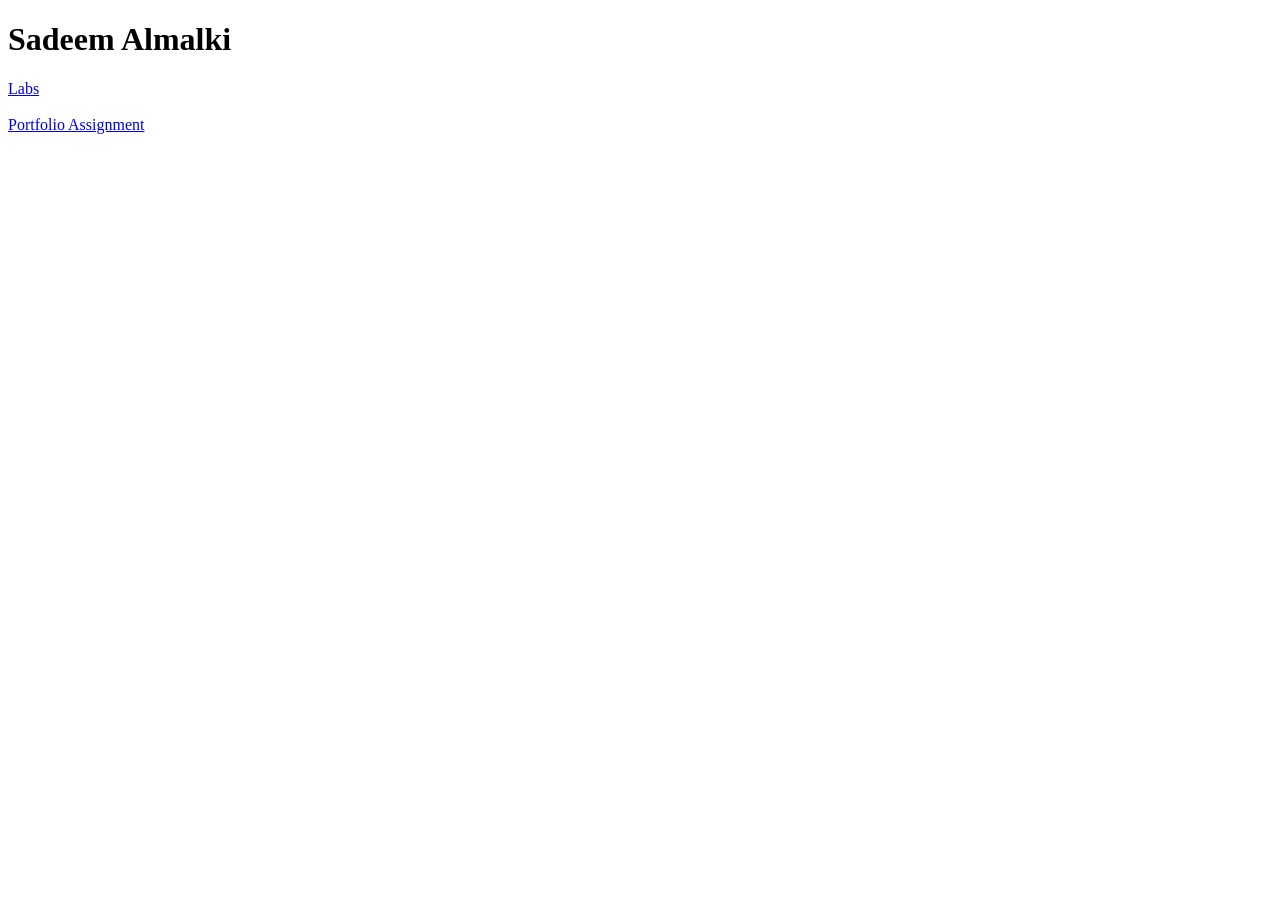
<file: index.html>
<!DOCTYPE html>
<html lang="en">
<head>
    <meta charset="UTF-8">
    <meta name="viewport" content="width=device-width, initial-scale=1.0">
    <title>CPIT-405</title>
</head>
<body>
    <h1>Sadeem Almalki</h1>
     <a href="labs/lab.html">Labs</a>
     <br></br>
     <a href="2307152/index.html">Portfolio Assignment</a>

</body>
</html>
</file>
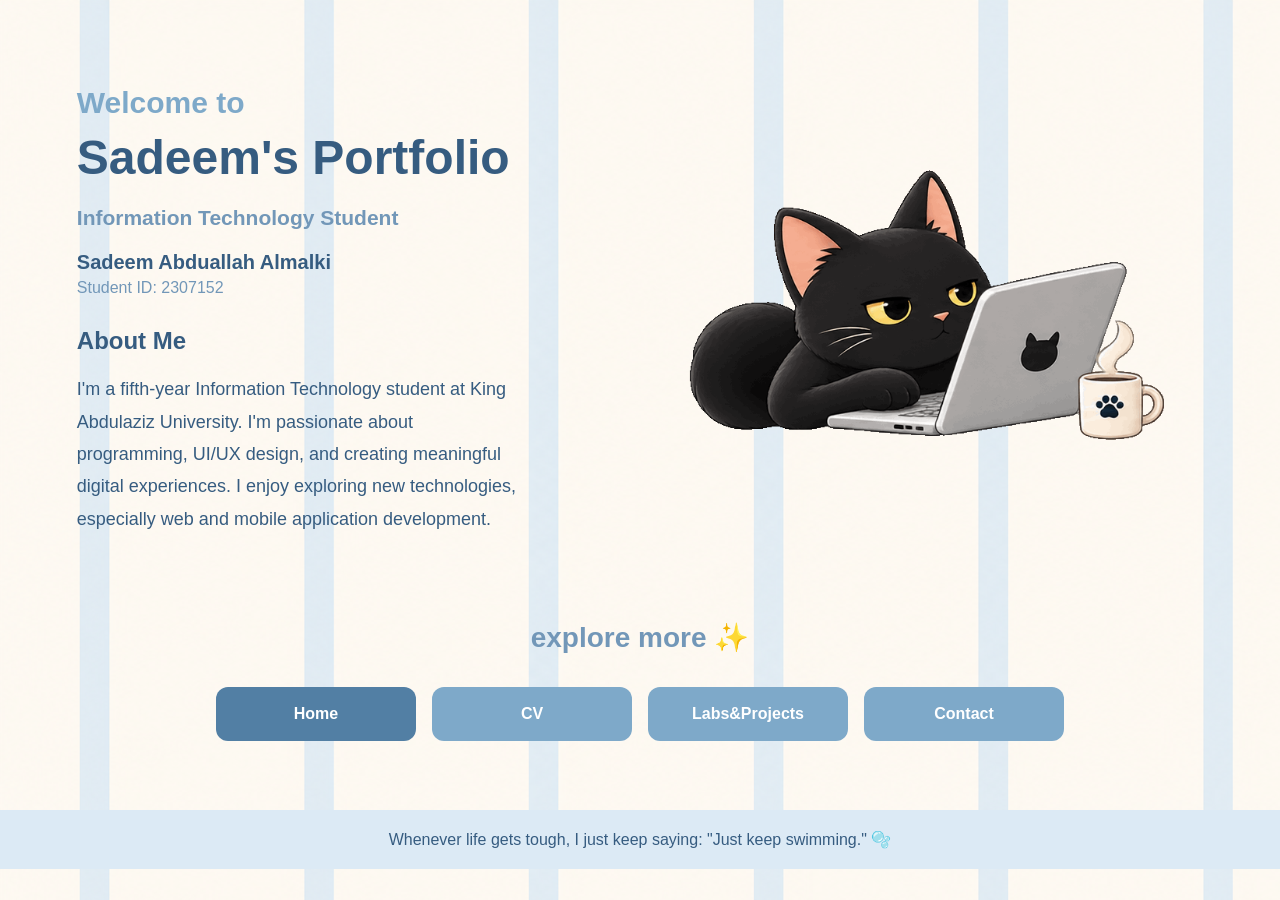
<file: 2307152/index.html>
<!DOCTYPE html>
<html lang="en">

<head>
    <meta charset="UTF-8">
    <meta name="viewport" content="width=device-width, initial-scale=1.0">

    <!-- Page Title -->
    <title>Home | Sadeem's Portfolio</title>

    <!-- External CSS File -->
    <link rel="stylesheet" href="style.css">
</head>

<body>

    <main class="home-page">

        <!-- Animated Cat Image -->
        <div class="welcome-image">
            <img src="images/cat-laptop.gif"
                 alt="Black cat using a laptop">
        </div>

        <!-- Welcome and About Me -->
        <section class="welcome-text">

            <h2>Welcome to</h2>

            <h1>Sadeem's Portfolio</h1>

            <h3>Information Technology Student</h3>

            <!-- Student Information -->
            <p class="student-name">
                Sadeem Abduallah Almalki
            </p>

            <p class="student-id">
                Student ID: 2307152
            </p>

            <!-- About Me -->
            <h3 class="about-title">About Me</h3>

            <p class="about-description">
                I'm a fifth-year Information Technology
                student at King Abdulaziz University.
                I'm passionate about programming,
                UI/UX design, and creating meaningful
                digital experiences. I enjoy exploring
                new technologies, especially web and
                mobile application development.
            </p>

        </section>

        <!-- explore More Section -->
        <section class="explore-section">

            <h2>explore more ✨</h2>

            <!-- page navigation buttons -->
            <nav class="home-navigation">

                <a href="index.html"
                   class="home-link current">Home</a>

                <a href="cv.html"
                   class="home-link">CV</a>

                <a href="labs.html"
                   class="home-link">Labs&Projects</a>

                <a href="contact.html"
                   class="home-link">Contact</a>

            </nav>

        </section>

    </main>

    <!-- Footer  -->
    <footer class="site-footer">
        <p>Whenever life gets tough, I just keep saying: "Just keep swimming." 🫧</p>
    </footer>


</body>
</html>
</file>
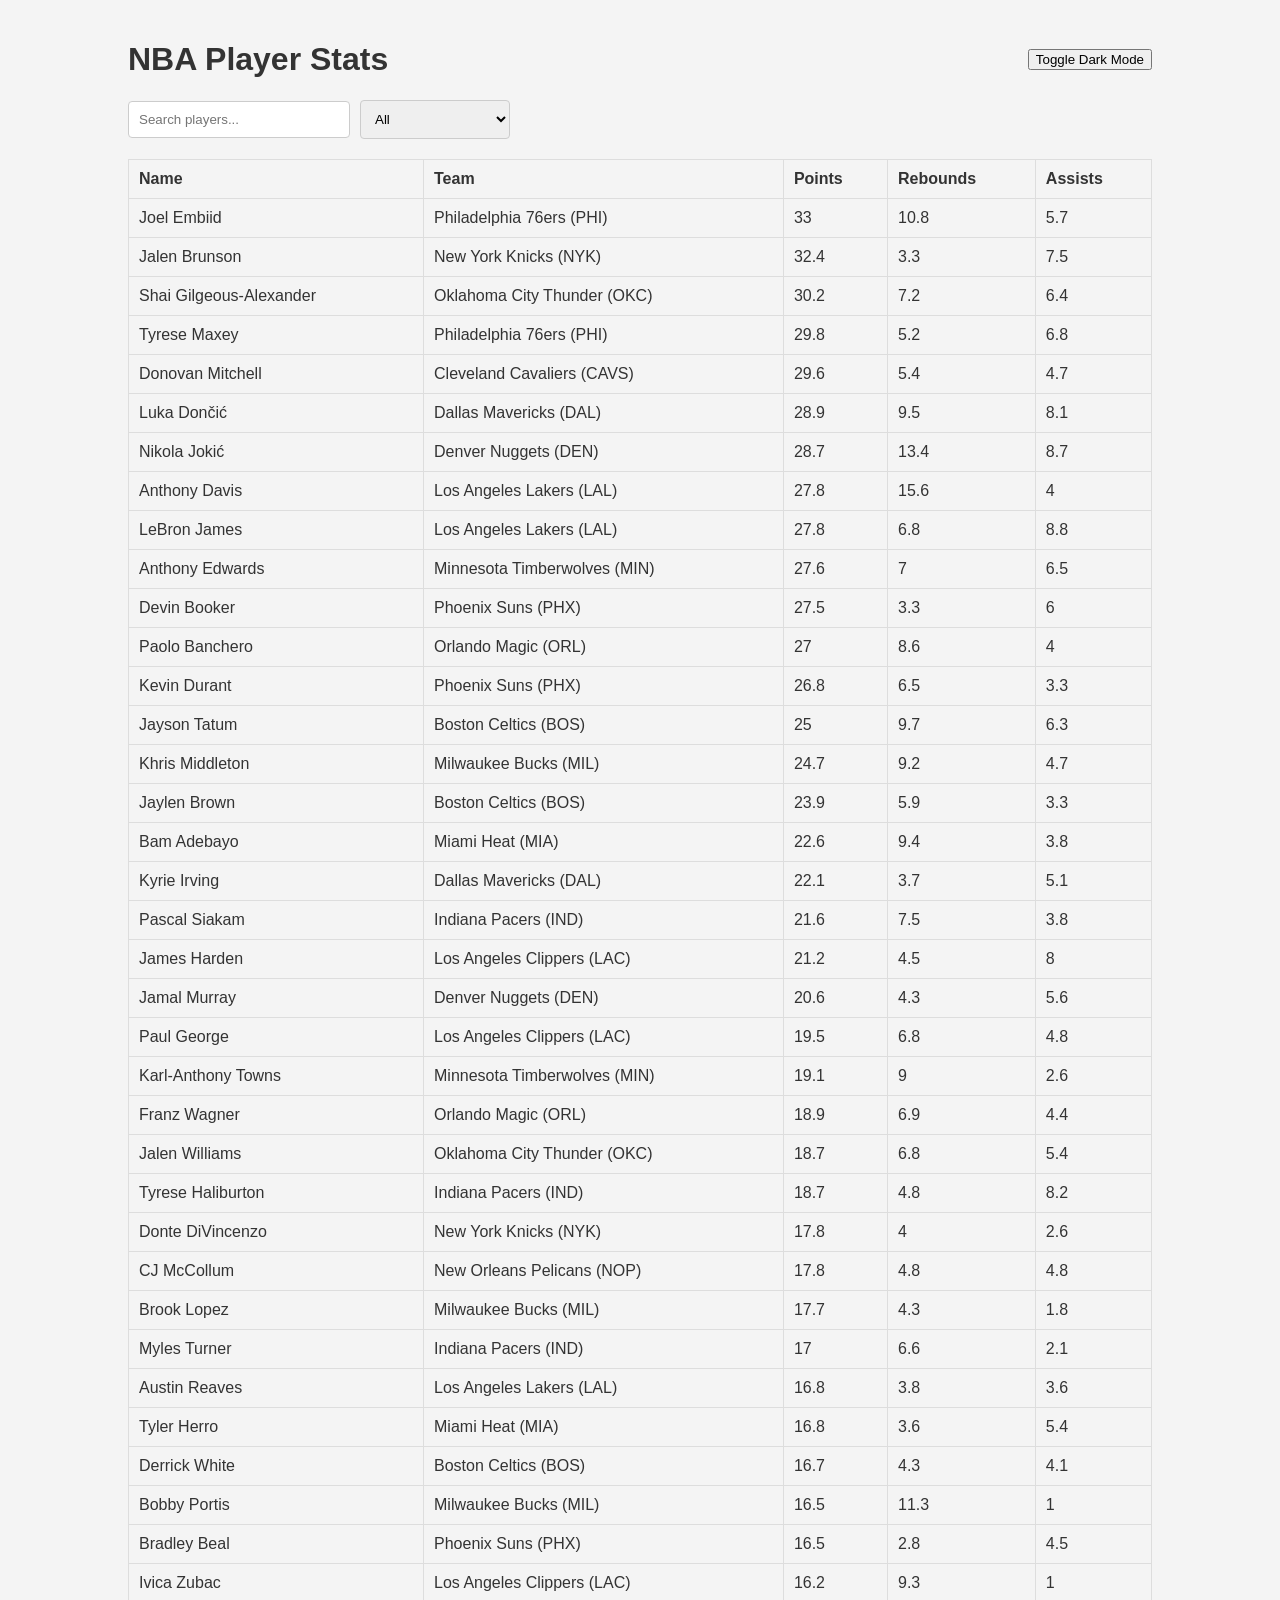
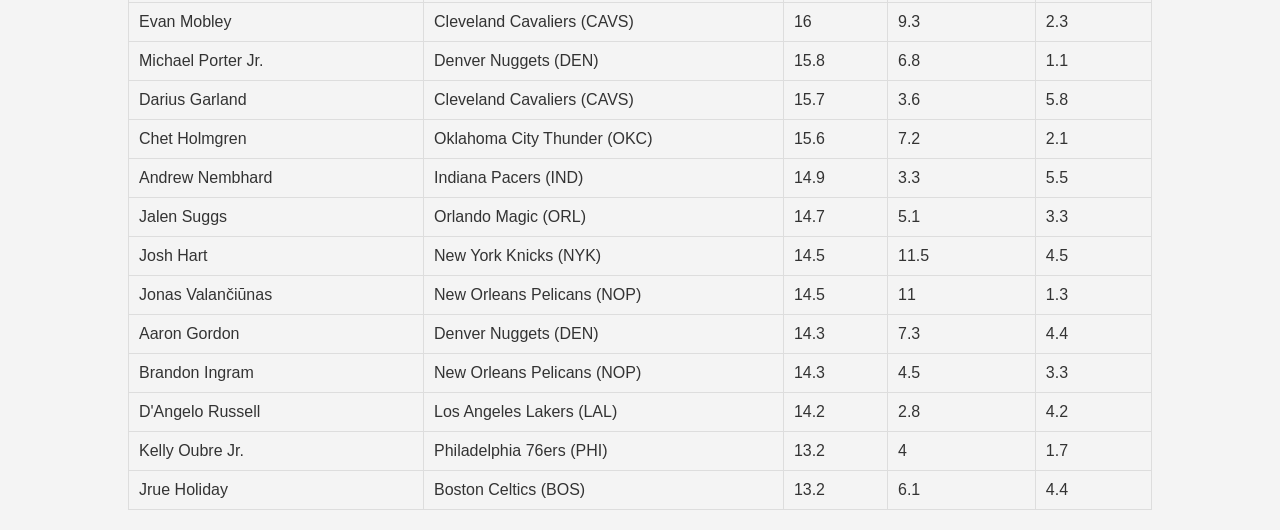
<file: labs/lab05/index.html>
<!DOCTYPE html>
<html lang="en">

<head>
    <meta charset="UTF-8">
    <meta name="viewport" content="width=device-width, initial-scale=1.0">
    <title>NBA Stats</title>
    <link rel="stylesheet" href="styles.css">

</head>

<body>
    <div class="container">
        <header>
            <h1>NBA Player Stats</h1>
            <button id="dark-mode-toggle">Toggle Dark Mode</button>
        </header>

        <search class="table-filters">
            <input type="text" id="search" placeholder="Search players...">
            <select id="team-filter">
                <option value="all">All</option>
                <!-- Teams will be populated in JS -->
            </select>
        </search>

        <table id="player-stats">
            <thead>
                <tr>
                    <th>Name</th>
                    <th>Team</th>
                    <th>Points</th>
                    <th>Rebounds</th>
                    <th>Assists</th>
                </tr>
            </thead>
            <tbody id="player-rows">
                <!-- Rows will be populated in JS -->
            </tbody>
        </table>
    </div>
    <script src="script.js"></script>
</body>

</html>
</file>
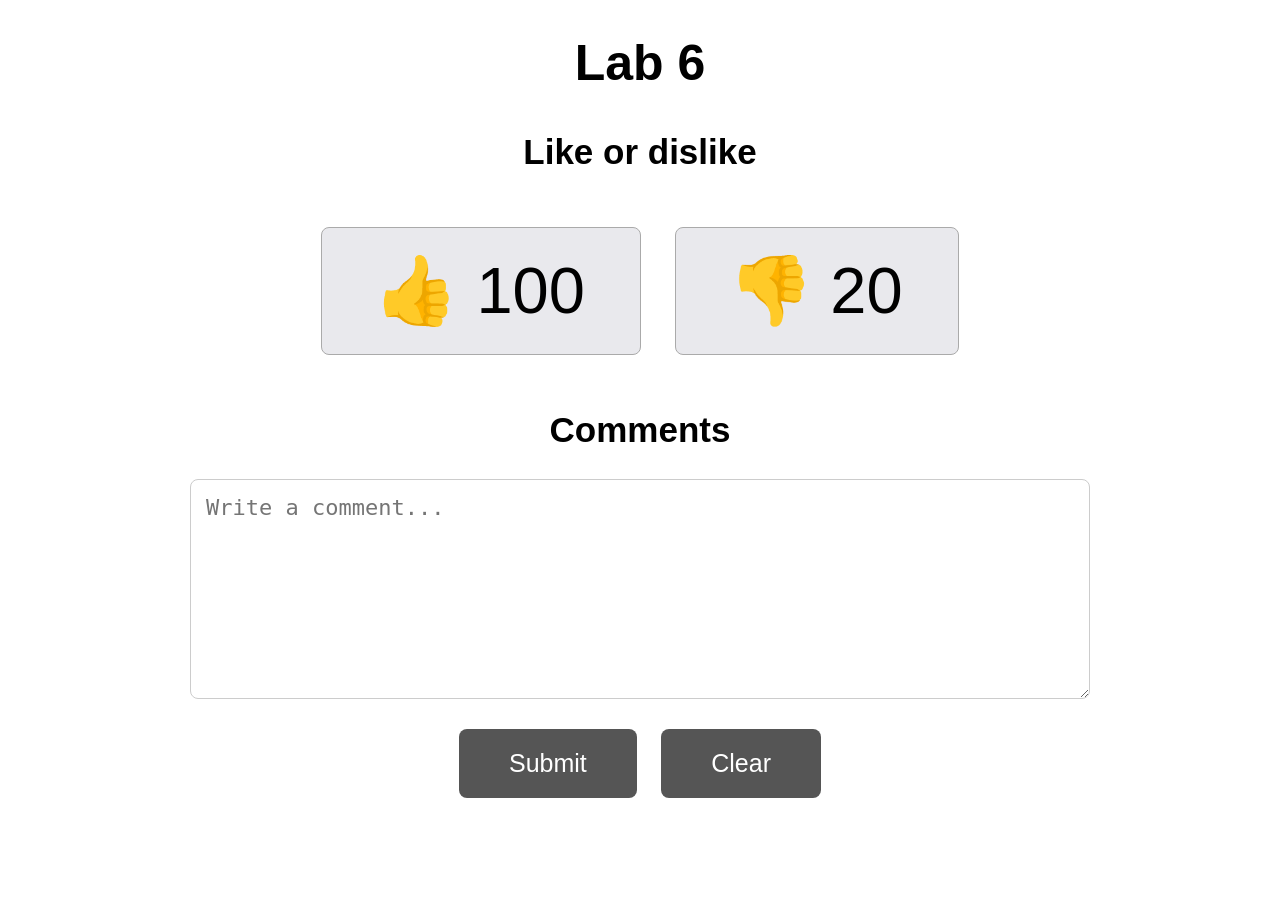
<file: labs/lab06/index.html>
<!DOCTYPE html>
<html lang="en">
<head>
    <meta charset="UTF-8">
    <meta name="viewport" content="width=device-width, initial-scale=1.0">
    <title>Lab 6</title>
    <link rel="stylesheet" href="style.css">
</head>
<body>
    <h1>Lab 6</h1>
    <h2>Like or dislike</h2>

    <div class="votes">
        <button id="like-btn">👍 <span id="like-count">100</span></button>
        <button id="dislike-btn">👎 <span id="dislike-count">20</span></button>
    </div>

    <h2>Comments</h2>

    <textarea id="comment-input" placeholder="Write a comment..."></textarea>

    <div class="actions">
        <button id="submit-btn">Submit</button>
        <button id="clear-btn">Clear</button>
    </div>

    <div id="comments-list"></div>

    <script src="script.js"></script>
</body>
</html>
</file>
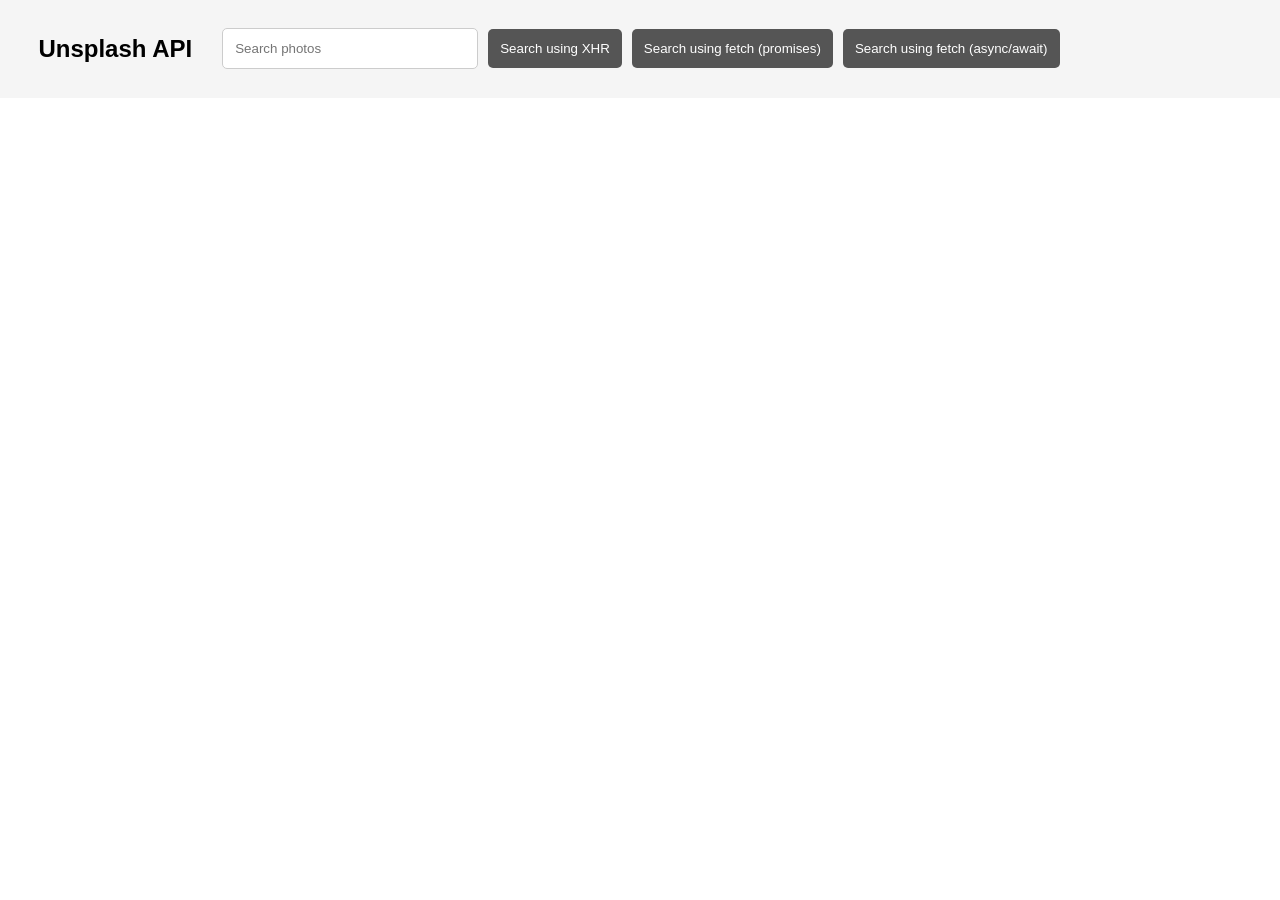
<file: labs/lab07/index.html>
<!DOCTYPE html>
<html lang="en">
<head>
    <meta charset="UTF-8">
    <meta name="viewport" content="width=device-width, initial-scale=1.0">

    <title>Lab 7 - Unsplash API</title>
    <link rel="stylesheet" href="style.css">
</head>

<body>

    <!-- search bar -->

    <header>
        <h2>Unsplash API</h2>

        <input type="text"
               id="searchInput"
               placeholder="Search photos">

        <button id="xhrButton">
            Search using XHR
        </button>

        <button id="promiseButton">
            Search using fetch (promises)
        </button>

        <button id="asyncButton">
            Search using fetch (async/await)
        </button>
    </header>

    <!-- search status -->

    <p id="status"></p>

    <!-- photos gallery -->

    <main id="gallery"></main>

    <script src="script.js"></script>

</body>
</html>
</file>
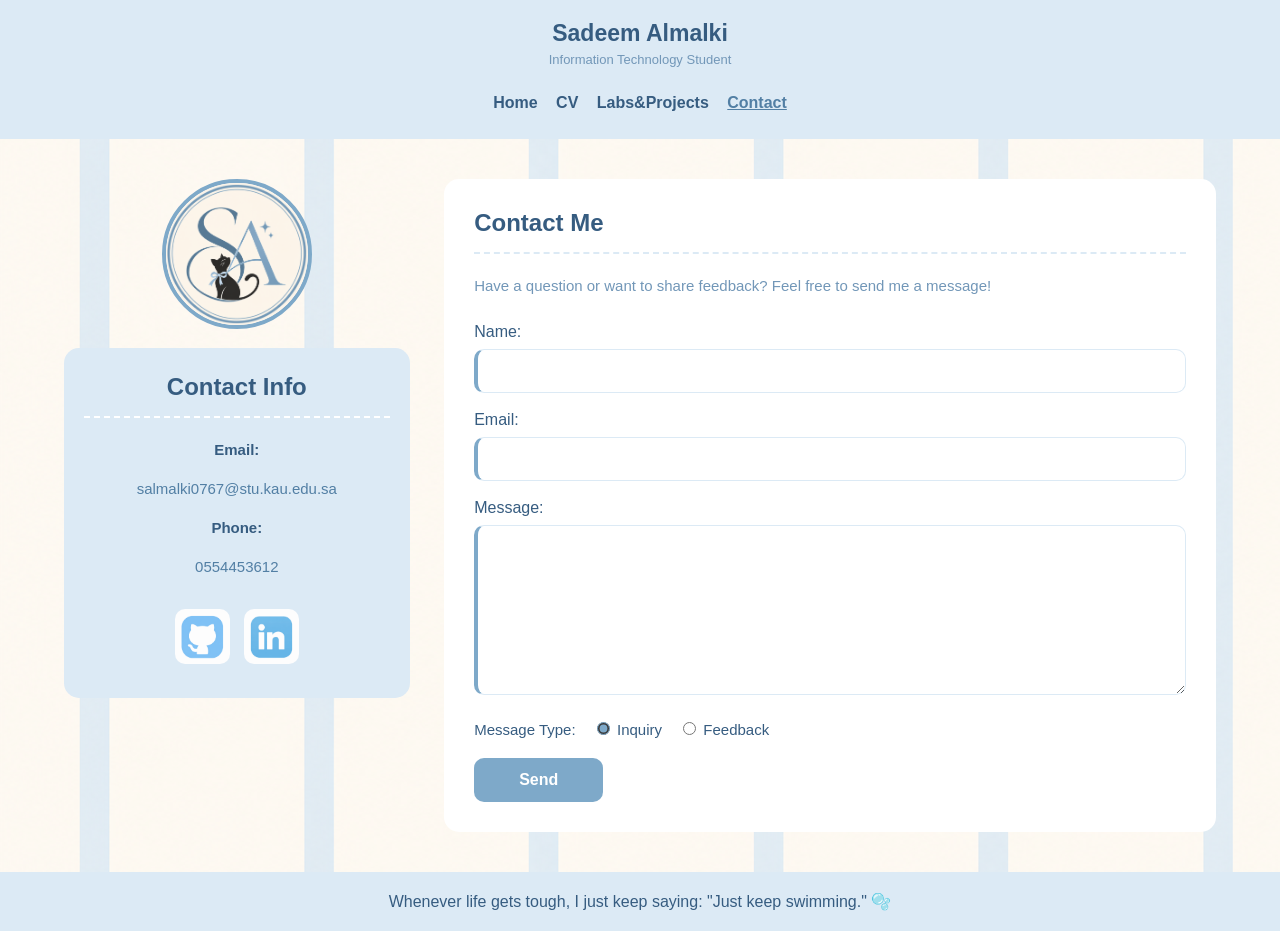
<file: 2307152/contact.html>
<!DOCTYPE html>
<html lang="en">

<head>
    <meta charset="UTF-8">
    <meta name="viewport" content="width=device-width, initial-scale=1.0">

    <!-- page title -->
    <title>Contact | Sadeem's Portfolio</title>

    <!-- external css -->
    <link rel="stylesheet" href="style.css">
</head>

<body>

    <!-- navigation bar -->

    <header class="site-header">
        <nav class="navbar">

            <div class="nav-logo">
                <h2>Sadeem Almalki</h2>
                <p>Information Technology Student</p>
            </div>

            <div class="nav-links">
                <a href="index.html">Home</a>
                <a href="cv.html">CV</a>
                <a href="labs.html">Labs&Projects</a>
                <a href="contact.html" class="active">Contact</a>
            </div>

        </nav>
    </header>


    <!-- contact page layout -->

    <main class="contact-page">

        <!-- contact sidebar -->

        <aside class="contact-sidebar">

            <!-- profile photo -->

            <img src="images/profile-pic.png"
                 alt="Sadeem's Profile Photo"
                 class="profile-photo">


            <!-- contact information box -->

            <div class="contact-info-box">

                <h2>Contact Info</h2>

                <!-- email -->

                <p><strong>Email:</strong></p>

                <p>
                    <a href="mailto:salmalki0767@stu.kau.edu.sa">
                        salmalki0767@stu.kau.edu.sa
                    </a>
                </p>


                <!-- phone number -->

                <p><strong>Phone:</strong></p>

                <p>
                    <a href="tel:+966554453612">
                        0554453612
                    </a>
                </p>


                <!-- social links -->

                <div class="contact-social-links">

                    <a href="https://github.com/sadeemy04"
                       target="_blank">
                        <img src="images/github-icon.png"
                             alt="GitHub"
                             class="social-icon">
                    </a>

                    <a href="https://www.linkedin.com/in/sadeem-almalki-2aa5b0387"
                       target="_blank">
                        <img src="images/linkedIn-icon.png"
                             alt="LinkedIn"
                             class="social-icon">
                    </a>

                </div>

            </div>

            <!-- close contact sidebar -->
        </aside>


        <!-- contact form card -->

        <section class="contact-content">

            <h2>Contact Me</h2>

            <!-- success message -->
             <!-- success message is hidden until the url ends with #sent (user submit form)-->
            
            <p id="sent" class="success-message">
                Message Sent Successfully! 🩵
                Thank you for reaching out!
            </p>

            <p>
                Have a question or want to share feedback?
                Feel free to send me a message!
            </p>


            <!-- formsubmit contact form -->

            <form action="https://formsubmit.co/salmalki0767@stu.kau.edu.sa"
                  method="POST">

                <!-- email subject -->

                <input type="hidden"
                       name="_subject"
                       value="New Message from Sadeem's Portfolio">


                <!-- name -->

                <label for="name">Name:</label>

                <input type="text"
                       id="name"
                       name="name"
                       required>


                <!-- email -->

                <label for="email">Email:</label>

                <input type="email"
                       id="email"
                       name="email"
                       required>


                <!-- message -->

                <label for="message">Message:</label>

                <textarea id="message"
                          name="message"
                          rows="8"
                          required></textarea>


                <!-- message type -->

                <div class="message-type">

                    <span>Message Type:</span>

                    <label>
                        <input type="radio"
                               name="message_type"
                               value="Inquiry"
                               checked>
                        Inquiry
                    </label>

                    <label>
                        <input type="radio"
                               name="message_type"
                               value="Feedback">
                        Feedback
                    </label>

                </div>


                
              <!-- send button -->

                 <button type="submit" class="send-button">
                         Send
                 </button>

              <!-- redirect to contact.html#sent after form submission -->

               <input type="hidden"
                      name="_next"
                     value="https://sadeemy04.github.io/SadeemAlmalki_2307152/2307152/contact.html#sent">

           </form>

        </section>

    </main>


    <!-- footer -->

    <footer class="site-footer">
        <p>Whenever life gets tough, I just keep saying: "Just keep swimming." 🫧</p>
    </footer>

</body>
</html>
</file>
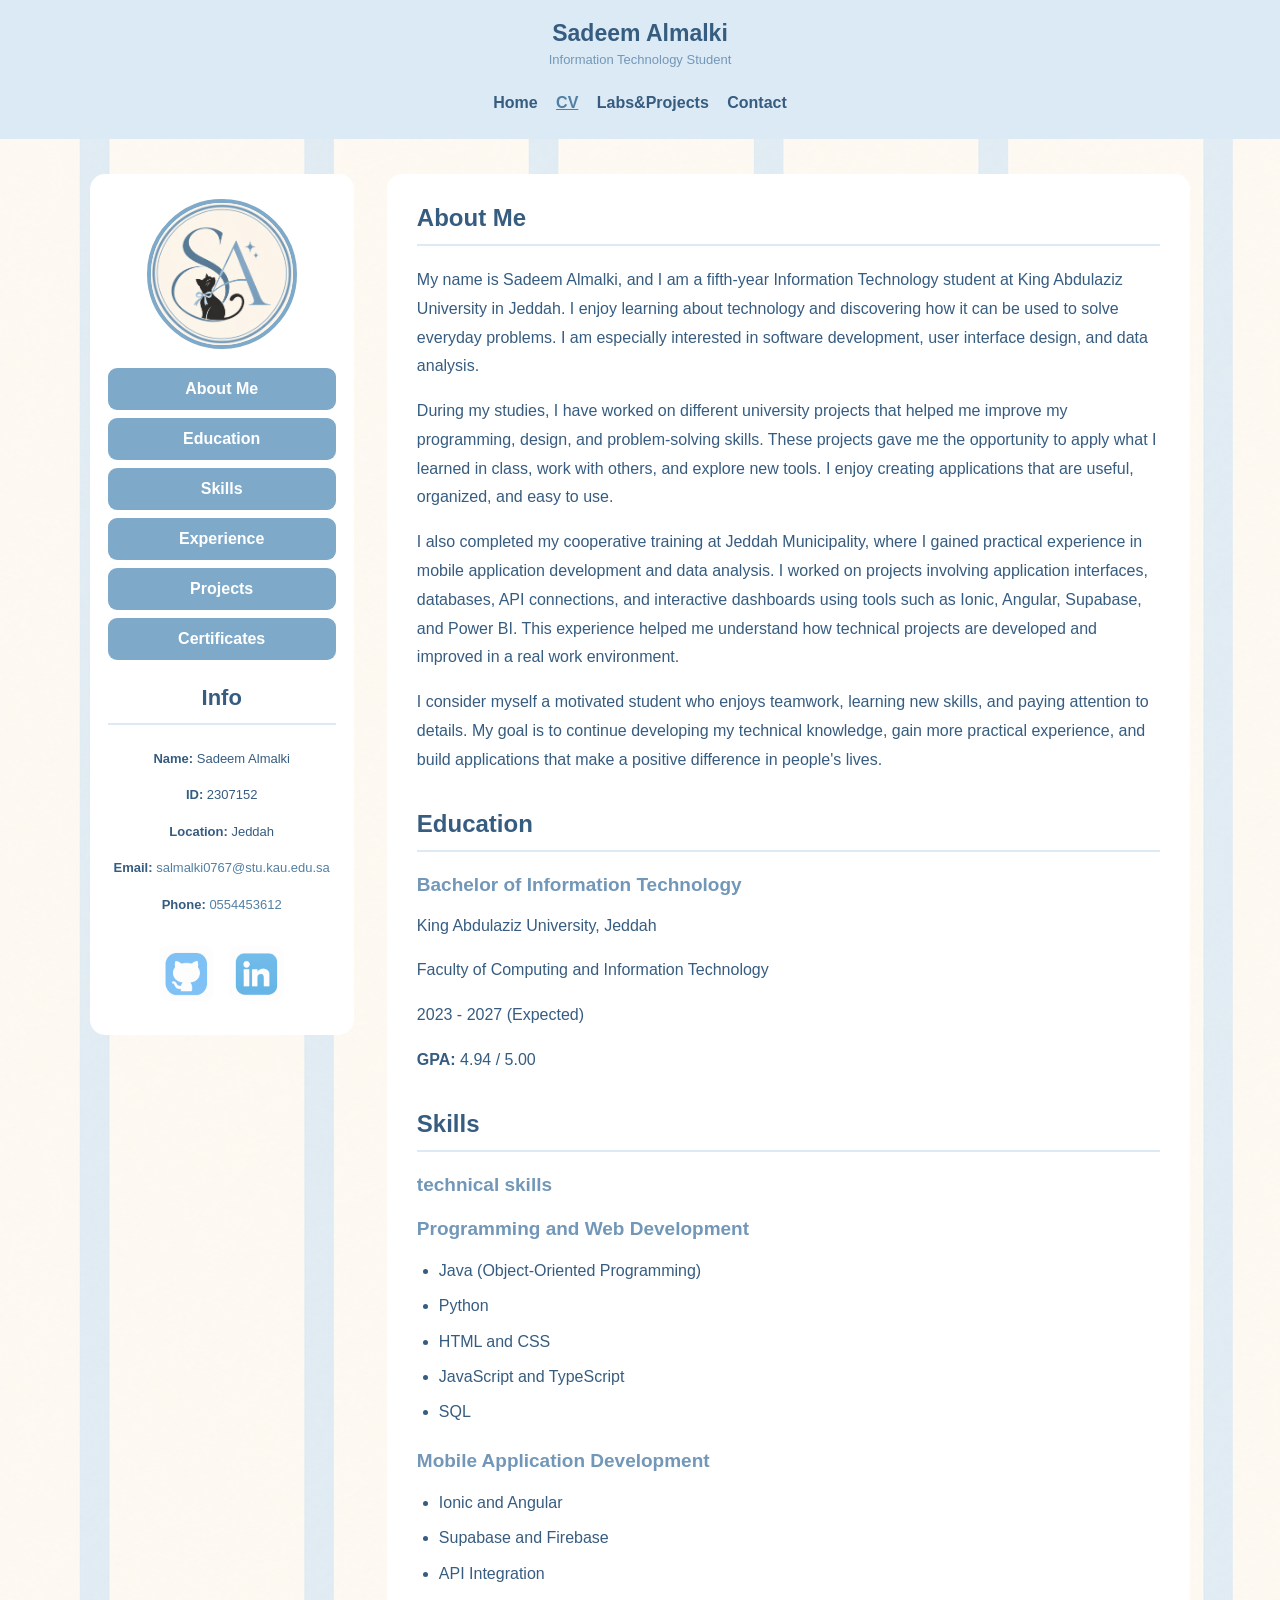
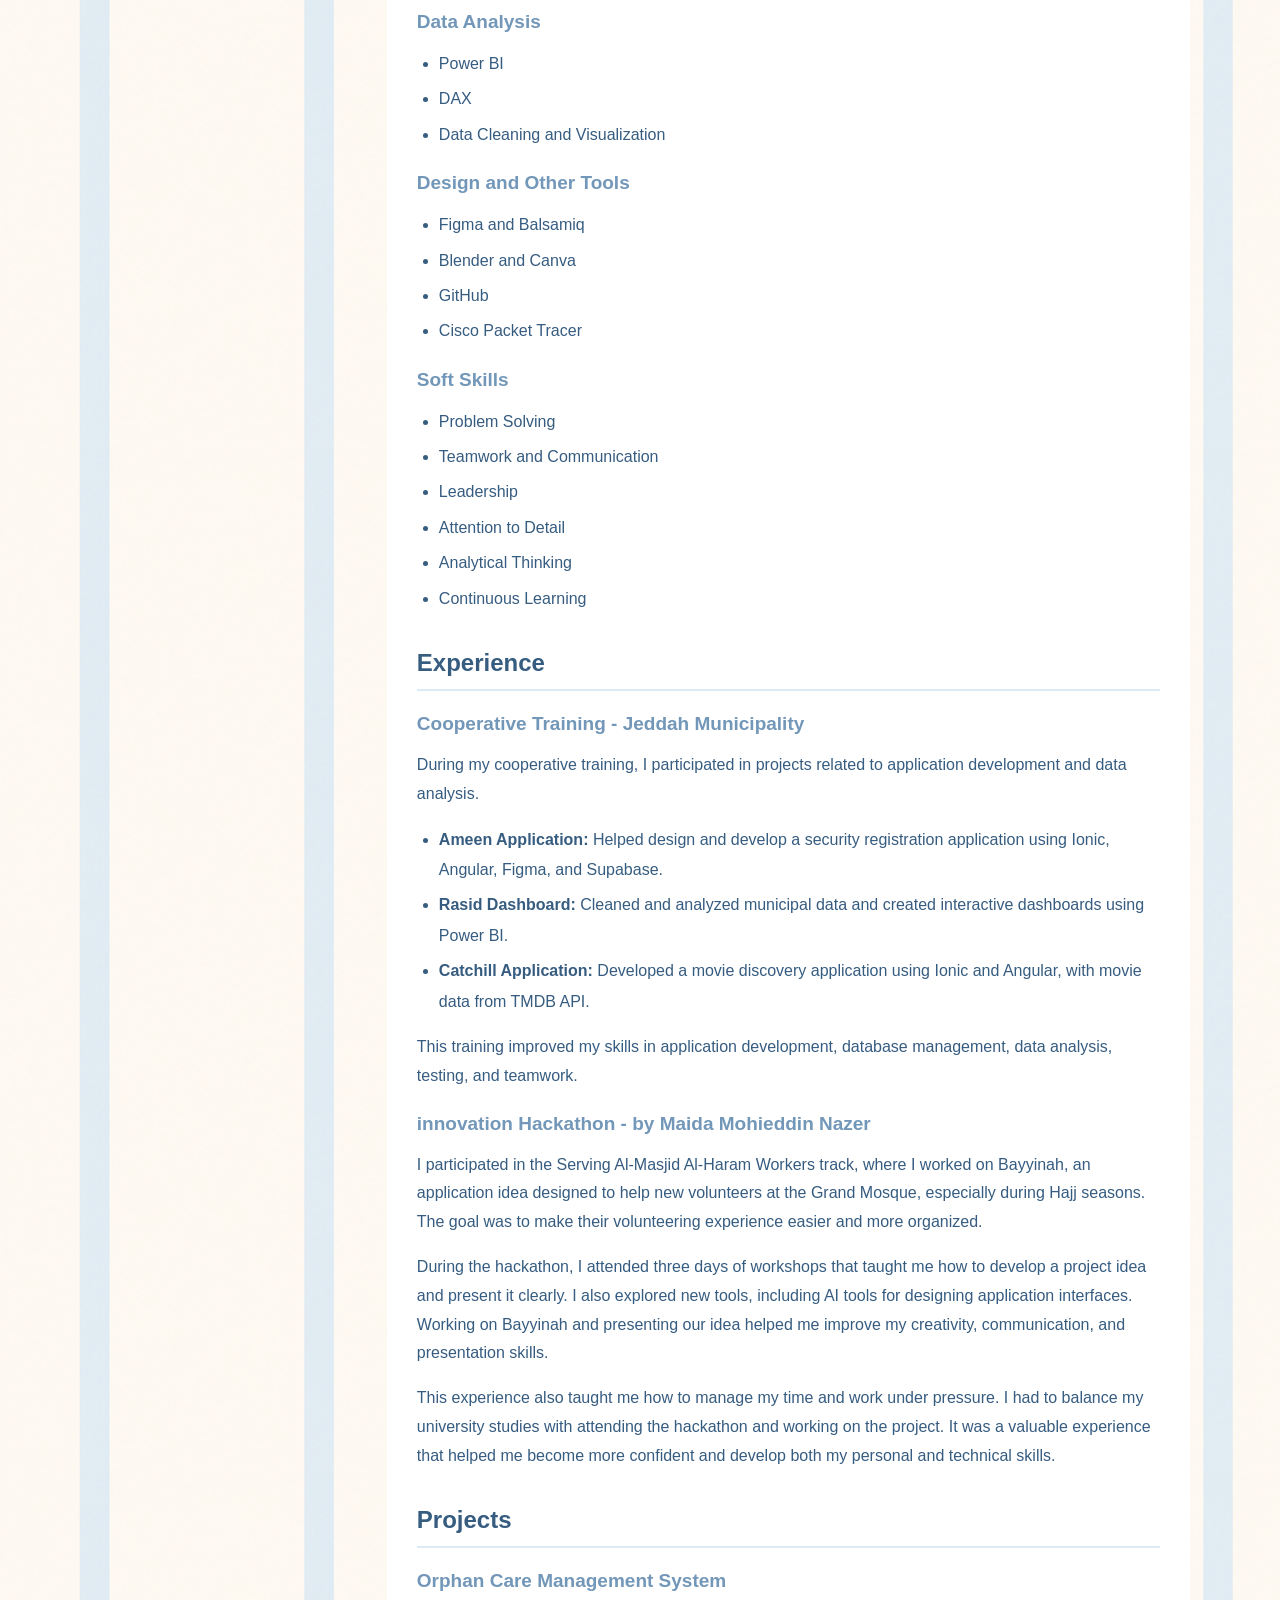
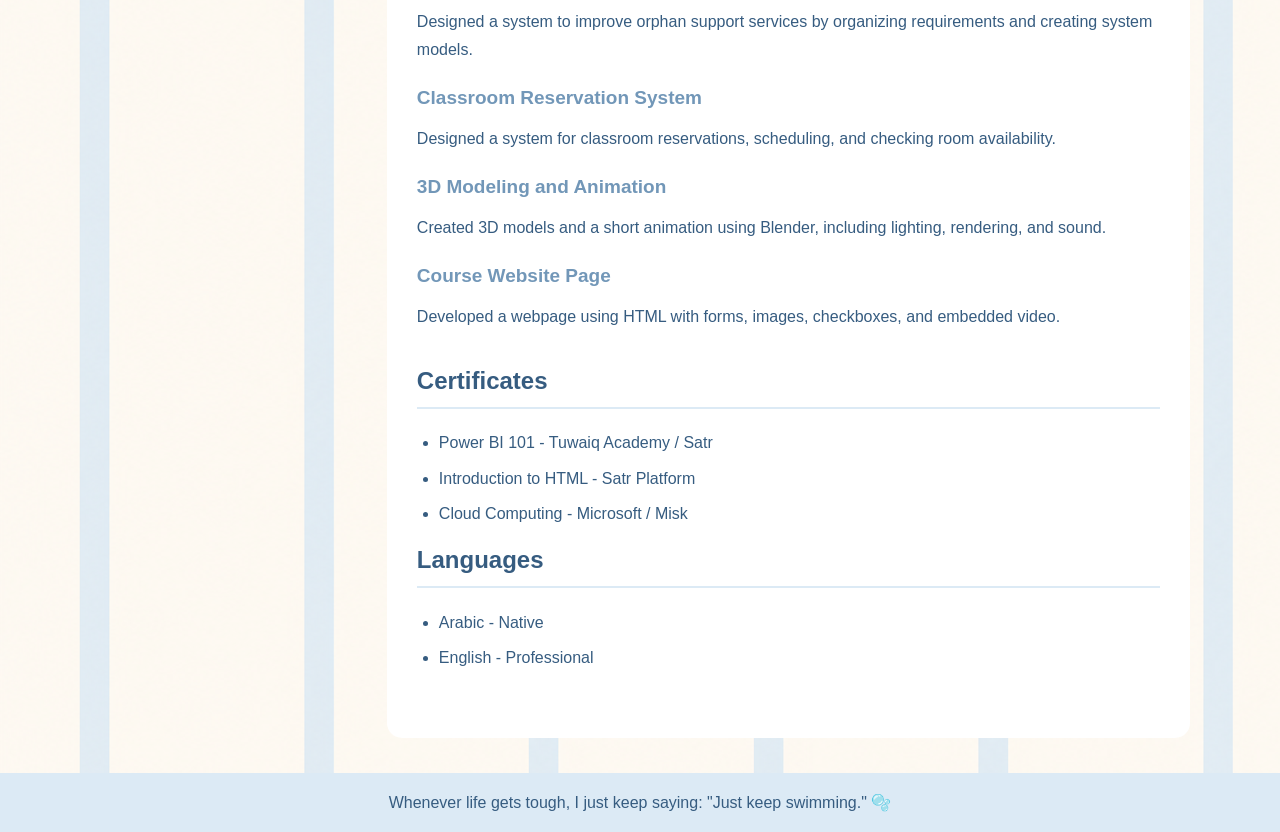
<file: 2307152/cv.html>
<!DOCTYPE html>
<html lang="en">

<head>
    <meta charset="UTF-8">
    <meta name="viewport" content="width=device-width, initial-scale=1.0">

    <!-- Page Title -->
    <title>CV | Sadeem's Portfolio</title>

    <!-- External CSS File -->
    <link rel="stylesheet" href="style.css">
</head>

<body>

    <!-- Navigation Bar -->
    <header class="site-header">
        <nav class="navbar">

        <div class="nav-logo">
            <h2>Sadeem Almalki</h2>
            <p>Information Technology Student</p>
        </div>

        <div class="nav-links">
            <a href="index.html">Home</a>
            <a href="cv.html" class="active">CV</a>
            <a href="labs.html">Labs&Projects</a>
            <a href="contact.html">Contact</a>
        </div>

    </nav>
</header>

<!-- CV main Layout -->

    <main class="cv-page">

        <!-- left sidebar -->
        <aside class="cv-sidebar">

            <!-- profile photo -->
            <img src="images/profile-pic.png"
                 alt="Sadeem's Profile Photo"
                 class="profile-photo">

            <!-- section navigation buttons -->
            <nav class="cv-section-buttons">
                <a href="#about">About Me</a>
                <a href="#education">Education</a>
                <a href="#skills">Skills</a>
                <a href="#experience">Experience</a>
                <a href="#projects">Projects</a>
                <a href="#certificates">Certificates</a>
            </nav>

            <!-- personal Information -->
            <div class="cv-info">

                <h3>Info</h3>

                <p><strong>Name:</strong> Sadeem Almalki</p>

                <p><strong>ID:</strong> 2307152</p>

                <p><strong>Location:</strong> Jeddah</p>

                <p>
                    <strong>Email:</strong>
                    <a href="mailto:salmalki0767@stu.kau.edu.sa">
                        salmalki0767@stu.kau.edu.sa
                    </a>
                </p>

                <p>
                    <strong>Phone:</strong>
                    <a href="tel:0554453612">
                        0554453612
                    </a>
                </p>

                <!-- social links -->

         <div class="contact-social-links">

         <a href="https://github.com/sadeemy04"
              target="_blank">
              <img src="images/github-icon.png"
                  alt="GitHub"
                  class="social-icon">
         </a>

        <a href="https://www.linkedin.com/in/sadeem-almalki-2aa5b0387"
              target="_blank">
             <img src="images/linkedIn-icon.png"
                  alt="LinkedIn"
                  class="social-icon">
        </a>

           </div>
        </div>

        </aside>


        <!--  CV main content -->
        <div class="cv-content">

            <!-- About Me -->
            <section id="about" class="cv-section">

                <h2>About Me</h2>

                <p>
                    My name is Sadeem Almalki, and I am
                    a fifth-year Information Technology
                    student at King Abdulaziz University
                    in Jeddah. I enjoy learning about
                    technology and discovering how it
                    can be used to solve everyday problems.
                    I am especially interested in software
                    development, user interface design,
                    and data analysis.
                </p>

                <p>
                    During my studies, I have worked on
                    different university projects that
                    helped me improve my programming,
                    design, and problem-solving skills.
                    These projects gave me the opportunity
                    to apply what I learned in class,
                    work with others, and explore new tools.
                    I enjoy creating applications that
                    are useful, organized, and easy to use.
                </p>

                <p>
                    I also completed my cooperative training
                    at Jeddah Municipality, where I gained
                    practical experience in mobile application
                    development and data analysis. I worked
                    on projects involving application interfaces,
                    databases, API connections, and interactive
                    dashboards using tools such as Ionic,
                    Angular, Supabase, and Power BI.
                    This experience helped me understand
                    how technical projects are developed
                    and improved in a real work environment.
                </p>

                <p>
                    I consider myself a motivated student
                    who enjoys teamwork, learning new skills,
                    and paying attention to details.
                    My goal is to continue developing
                    my technical knowledge, gain more
                    practical experience, and build
                    applications that make a positive
                    difference in people's lives.
                </p>

            </section>


            <!-- Education -->
            <section id="education" class="cv-section">

                <h2>Education</h2>

                <h3>Bachelor of Information Technology</h3>

                <p>King Abdulaziz University, Jeddah</p>

                <p>
                    Faculty of Computing and
                    Information Technology
                </p>

                <p>2023 - 2027 (Expected)</p>

                <p><strong>GPA:</strong> 4.94 / 5.00</p>

            </section>


            <!-- technical skills -->
            <section id="skills" class="cv-section">

                <h2> Skills</h2>

                <h3>technical skills</h3> 

                <h3>Programming and Web Development</h3>
                <ul>
                    <li>Java (Object-Oriented Programming)</li>
                    <li>Python</li>
                    <li>HTML and CSS</li>
                    <li>JavaScript and TypeScript</li>
                    <li>SQL</li>
                </ul>

                <h3>Mobile Application Development</h3>
                <ul>
                    <li>Ionic and Angular</li>
                    <li>Supabase and Firebase</li>
                    <li>API Integration</li>
                </ul>

                <h3>Data Analysis</h3>
                <ul>
                    <li>Power BI</li>
                    <li>DAX</li>
                    <li>Data Cleaning and Visualization</li>
                </ul>

                <h3>Design and Other Tools</h3>
                <ul>
                    <li>Figma and Balsamiq</li>
                    <li>Blender and Canva</li>
                    <li>GitHub</li>
                    <li>Cisco Packet Tracer</li>
                </ul>

                <h3>Soft Skills</h3>
                <ul>
                    <li>Problem Solving</li>
                    <li>Teamwork and Communication</li>
                    <li>Leadership</li>
                    <li>Attention to Detail</li>
                    <li>Analytical Thinking</li>
                    <li>Continuous Learning</li>
                </ul>

            </section>


            <!-- Cooperative Training -->
            <section id="experience" class="cv-section">

                <h2>Experience</h2>

                <h3>Cooperative Training - Jeddah Municipality</h3>

                <p>
                    During my cooperative training,
                    I participated in projects related
                    to application development and
                    data analysis.
                </p>

                <ul>
                    <li>
                        <strong>Ameen Application:</strong>
                        Helped design and develop a security
                        registration application using Ionic,
                        Angular, Figma, and Supabase.
                    </li>

                    <li>
                        <strong>Rasid Dashboard:</strong>
                        Cleaned and analyzed municipal data
                        and created interactive dashboards
                        using Power BI.
                    </li>

                    <li>
                        <strong>Catchill Application:</strong>
                        Developed a movie discovery
                        application using Ionic and Angular,
                        with movie data from TMDB API.
                    </li>
                </ul>

                <p>
                    This training improved my skills
                    in application development,
                    database management, data analysis,
                    testing, and teamwork.
                </p>


                <!-- Hackathon Experience -->

               <h3>innovation Hackathon - by Maida Mohieddin Nazer</h3>

                <p>
                 I participated in the Serving Al-Masjid Al-Haram
                 Workers track, where I worked on Bayyinah,
                 an application idea designed to help new
                 volunteers at the Grand Mosque, especially
                 during Hajj seasons. The goal was to make
                  their volunteering experience easier
                  and more organized.
               </p>

               <p>
                 During the hackathon, I attended three days
                 of workshops that taught me how to develop
                 a project idea and present it clearly.
                 I also explored new tools, including
                 AI tools for designing application interfaces.
                 Working on Bayyinah and presenting our idea
                helped me improve my creativity,
                communication, and presentation skills.
              </p>

              <p>
              This experience also taught me how to manage
              my time and work under pressure.
              I had to balance my university studies
              with attending the hackathon and working
              on the project. It was a valuable experience
              that helped me become more confident
              and develop both my personal and technical skills.
             </p>

        </section>


            <!--  Projects -->
            <section id="projects" class="cv-section">

                <h2>Projects</h2>

                <h3>Orphan Care Management System</h3>
                <p>
                    Designed a system to improve orphan
                    support services by organizing
                    requirements and creating system models.
                </p>

                <h3>Classroom Reservation System</h3>
                <p>
                    Designed a system for classroom
                    reservations, scheduling,
                    and checking room availability.
                </p>

                <h3>3D Modeling and Animation</h3>
                <p>
                    Created 3D models and a short animation
                    using Blender, including lighting,
                    rendering, and sound.
                </p>

                <h3>Course Website Page</h3>
                <p>
                    Developed a webpage using HTML
                    with forms, images, checkboxes,
                    and embedded video.
                </p>

            </section>


            <!-- Certificates -->
            <section id="certificates" class="cv-section">

                <h2>Certificates</h2>

                <ul>
                    <li>Power BI 101 - Tuwaiq Academy / Satr</li>
                    <li>Introduction to HTML - Satr Platform</li>
                    <li>Cloud Computing - Microsoft / Misk</li>
                </ul>

                <h2>Languages</h2>

                <ul>
                    <li>Arabic - Native</li>
                    <li>English - Professional</li>
                </ul>

            </section>

        </div>

    </main>


    <!-- Footer  -->
    <footer class="site-footer">
        <p>Whenever life gets tough, I just keep saying: "Just keep swimming." 🫧</p>
    </footer>

</body>
</html>
</file>
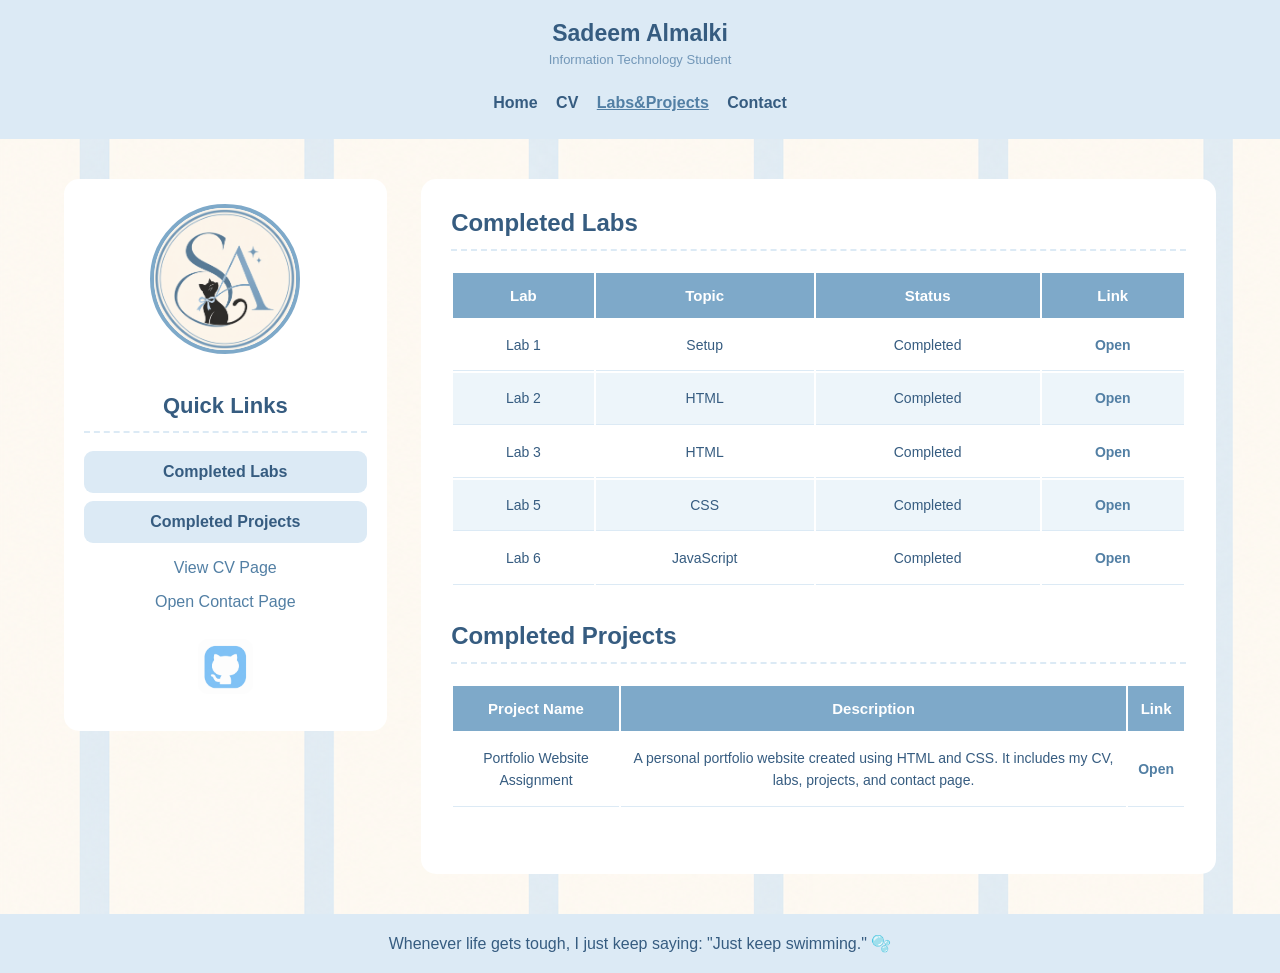
<file: 2307152/labs.html>
<!DOCTYPE html>
<html lang="en">

<head>
    <meta charset="UTF-8">
    <meta name="viewport" content="width=device-width, initial-scale=1.0">

    <!-- page title -->
    <title>Labs | Sadeem's Portfolio</title>

    <!-- external css -->
    <link rel="stylesheet" href="style.css">
</head>

<body>

    <!-- navigation bar -->

    <header class="site-header">
        <nav class="navbar">

            <div class="nav-logo">
                <h2>Sadeem Almalki</h2>
                <p>Information Technology Student</p>
            </div>

            <div class="nav-links">
                <a href="index.html">Home</a>
                <a href="cv.html">CV</a>
                <a href="labs.html" class="active">Labs&Projects</a>
                <a href="contact.html">Contact</a>
            </div>

        </nav>
    </header>


    <!-- labs page layout -->

    <main class="projects-page">

        <!-- left sidebar -->

        <aside class="projects-sidebar">

            <!-- profile picture -->

            <img src="images/profile-pic.png"
                 alt="Sadeem's profile picture"
                 class="profile-photo">


            <!-- quick links -->

            <h2>Quick Links</h2>

            <div class="projects-quick-links">
                <a href="#labs">Completed Labs</a>
                <a href="#projects">Completed Projects</a>
            </div>


            
             <!-- portfolio links -->

          <div class="projects-portfolio-links">

              <a href="cv.html">View CV Page</a>

             <a href="contact.html">Open Contact Page</a>

               <!-- github icon -->
               <a href="https://github.com/sadeemy04"
                        target="_blank">
                       <img src="images/github-icon.png"
                        alt="GitHub Profile"
                        class="social-icon">
                 </a>

            </div>
        </aside>

        <!-- main content -->

        <section class="projects-content">

            <!-- completed labs -->

            <div id="labs" class="projects-section">

                <h2>Completed Labs</h2>

                <div class="projects-table-container">

                    <table class="projects-table">

                        <thead>
                            <tr>
                                <th>Lab</th>
                                <th>Topic</th>
                                <th>Status</th>
                                <th>Link</th>
                            </tr>
                        </thead>

                        <tbody>

                            <!-- lab 1 -->
                            <tr>
                                <td>Lab 1</td>
                                <td>Setup</td>
                                <td>Completed</td>
                                <td>
                                    <a href="https://sadeemy04.github.io/SadeemAlmalki_2307152/"
                                       target="_blank">Open</a>
                                </td>
                            </tr>

                            <!-- lab 2 -->
                            <tr>
                                <td>Lab 2</td>
                                <td>HTML</td>
                                <td>Completed</td>
                                <td>
                                    <a href="https://sadeemy04.github.io/SadeemAlmalki_2307152/labs/lab2.html"
                                       target="_blank">Open</a>
                                </td>
                            </tr>

                            <!-- lab 3 -->
                            <tr>
                                <td>Lab 3</td>
                                <td>HTML</td>
                                <td>Completed</td>
                                <td>
                                    <a href="https://sadeemy04.github.io/SadeemAlmalki_2307152/labs/lab3.html"
                                       target="_blank">Open</a>
                                </td>
                            </tr>

                            <!-- lab 5 -->
                            <tr>
                                <td>Lab 5</td>
                                <td>CSS</td>
                                <td>Completed</td>
                                <td>
                                    <a href="https://sadeemy04.github.io/SadeemAlmalki_2307152/labs/lab05/"
                                       target="_blank">Open</a>
                                </td>
                            </tr>

                            <!-- lab 6 -->
                            <tr>
                                <td>Lab 6</td>
                                <td>JavaScript</td>
                                <td>Completed</td>
                                <td>
                                    <a href="https://sadeemy04.github.io/SadeemAlmalki_2307152/labs/lab06/"
                                       target="_blank">Open</a>
                                </td>
                            </tr>

                        </tbody>

                    </table>

                </div>

            </div>


            <!-- completed projects -->

            <div id="projects" class="projects-section">

                <h2>Completed Projects</h2>

                <div class="projects-table-container">

                    <table class="projects-table">

                        <thead>
                            <tr>
                                <th>Project Name</th>
                                <th>Description</th>
                                <th>Link</th>
                            </tr>
                        </thead>

                        <tbody>

                            <!-- portfolio project -->
                            <tr>
                                <td>Portfolio Website Assignment</td>
                                <td>
                                    A personal portfolio website
                                    created using HTML and CSS.
                                    It includes my CV, labs,
                                    projects, and contact page.
                                </td>
                                <td>
                                    <a href="https://sadeemy04.github.io/SadeemAlmalki_2307152/2307152/index.html"
                                       target="_blank">Open</a>
                                </td>
                            </tr>

                        </tbody>

                    </table>

                </div>

            </div>

        </section>

    </main>


    <!-- footer -->

    <!-- Footer  -->
    <footer class="site-footer">
        <p>Whenever life gets tough, I just keep saying: "Just keep swimming." 🫧</p>
    </footer>

</body>
</html>
</file>
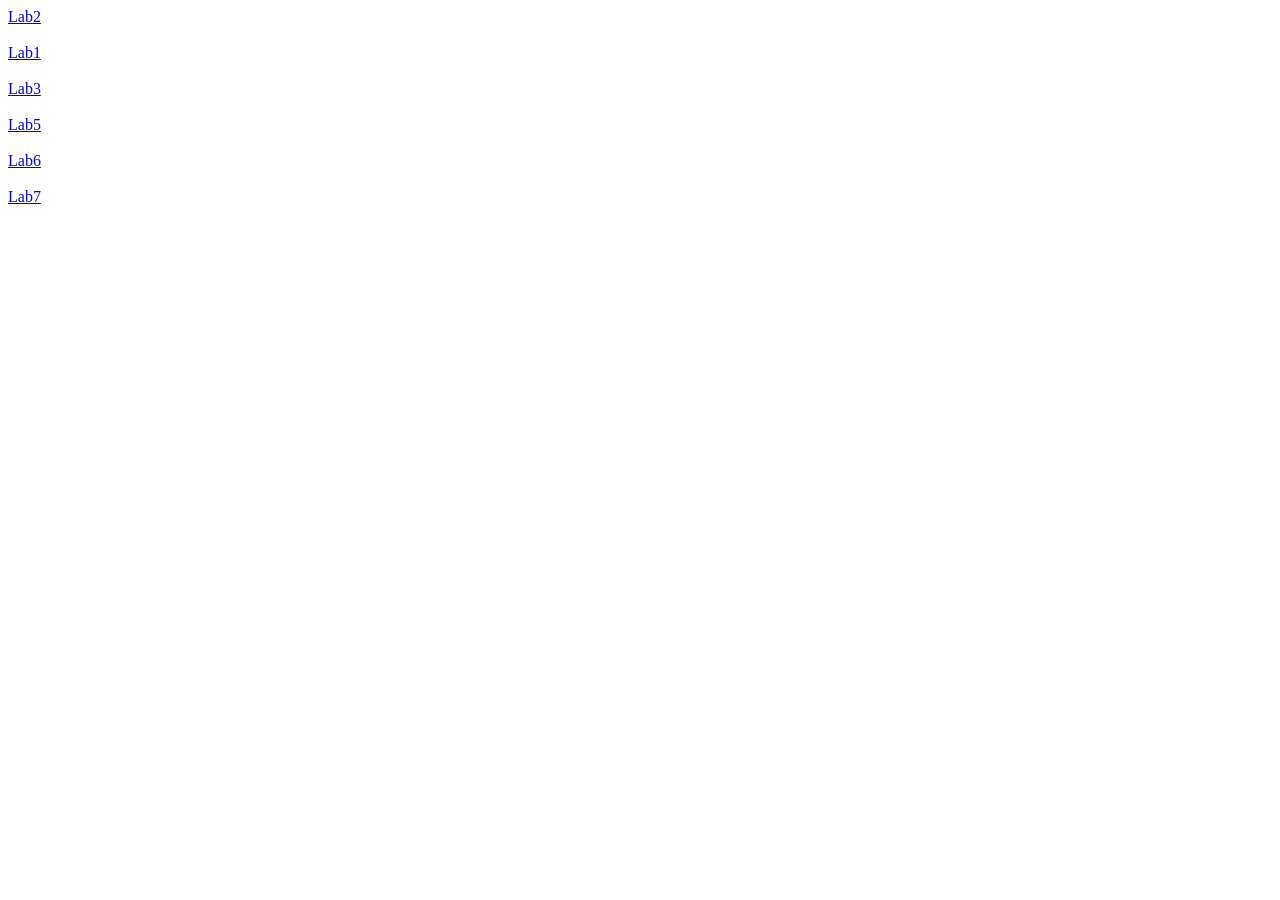
<file: labs/lab.html>
<!DOCTYPE html>
<html lang="en">
<head>
    <meta charset="UTF-8">
    <meta name="viewport" content="width=device-width, initial-scale=1.0">
    <title>Document</title>
</head>
<body>
    <a href="lab2.html">Lab2</a>
     <br></br>
    <a href="lab1.html">Lab1</a>
     <br></br>
    <a href="lab3.html">Lab3</a>
     <br></br>
    <a href="lab05">Lab5</a>
      <br></br>
    <a href="lab06">Lab6</a>
      <br></br>
    <a href="lab07">Lab7</a>
</body>
</html>
</file>
<file: 2307152/style.css>
/* general Website style */

* {
    box-sizing: border-box;
}

body {
    margin: 0;
    padding: 0;
    background-color: #FFF9F0;
    background-image: url("images/backGround.png");
    background-repeat: repeat;
    color: #365C80;
    font-family: Arial, sans-serif;
}

/* Navigation Bar -- shared among All Pages */

.site-header {
    background-color: #DCEAF5;
    padding: 20px 7%;
}

.navbar {
    display: flex;
    justify-content: space-between;
    align-items: center;
    flex-wrap: wrap;
}

.nav-logo h2 {
    color: #365C80;
    font-size: 23px;
    margin: 0;
}

.nav-logo p {
    color: #7297B8;
    font-size: 13px;
    margin-top: 5px;
    margin-bottom: 0;
}

.nav-links a {
    display: inline-block;
    color: #365C80;
    text-decoration: none;
    font-weight: bold;
    margin-left: 25px;
}

.nav-links a:hover {
    color: #527FA4;
    text-decoration: underline;
}

.nav-links .active {
    color: #527FA4;
    text-decoration: underline;
}



/* profile picture -- cv , contact and labs pages */

.profile-photo {
    width: 150px;
    height: 150px;
    border-radius: 50%;
    border: 4px solid #7EA9C9;
    object-fit: cover;
    margin-bottom: 15px;
}

/* footer -- shared among all pages*/

.site-footer {
    background-color: #DCEAF5;
    color: #365C80;
    text-align: center;
    padding: 20px;
}

.site-footer p {
    margin: 0;
}


/*-- home page layout --*/

.home-page {
    min-height: 90vh;
    padding: 50px 6%;
    display: flex;
    flex-direction: row-reverse;
    align-items: center;
    justify-content: space-between;
    flex-wrap: wrap;
}


/* -animated Cat- */

.welcome-image {
    width: 50%;
    text-align: center;
}

.welcome-image img {
    width: 100%;
    max-width: 950px;
    height: auto;
    border-radius: 15px;
}


/*  -Welcome Text- */

.welcome-text {
    width: 40%;
}

.welcome-text h2 {
    font-size: 30px;
    color: #7EA9C9;
    margin-bottom: 10px;
}

.welcome-text h1 {
    font-size: 48px;
    color: #365C80;
    margin-top: 0;
    margin-bottom: 20px;
}

.welcome-text h3 {
    font-size: 21px;
    color: #7297B8;
}


/* -student Information- */

.student-name {
    font-size: 20px;
    font-weight: bold;
    margin-bottom: 5px;
}

.student-id {
    font-size: 16px;
    color: #7297B8;
    margin-top: 0;
}


/* -About Me-*/

.welcome-text .about-title {
    color: #365C80;
    font-size: 24px;
    margin-top: 30px;
    margin-bottom: 10px;
}

.about-description {
    font-size: 18px;
    line-height: 1.8;
    max-width: 500px;
}


/*  -explore more section- */

.explore-section {
    width: 100%;
    text-align: center;
    margin-top: 45px;
}

.explore-section h2 {
    font-size: 28px;
    color: #7297B8;
    margin-top: 0;
    margin-bottom: 25px;
}


/* -home navigation Buttons-   */

.home-navigation {
    width: 100%;
    display: flex;
    justify-content: center;
    flex-wrap: wrap;
}

/* home navigation buttons */

.home-link {
    display: inline-block;
    background-color: #7EA9C9;
    color: white;
    text-decoration: none;
    padding: 18px 15px;
    border-radius: 12px;
    font-weight: bold;
    text-align: center;
    width: 200px;
    margin: 8px;
}

.home-link:hover {
    background-color: #527FA4;
}

.home-link.current {
    background-color: #527FA4;
}


/* --- home page Responsive design , so website can apply to screen for different sizes---*/

@media (max-width: 768px) {

    /* -Home Page- */

    .home-page {
        flex-direction: column;
        padding: 35px 6%;
        text-align: center;
    }

    /* -animated Cat- */

    .welcome-image {
        width: 100%;
        margin-bottom: 30px;
    }

    .welcome-image img {
        max-width: 500px;
    }

    /* -Welcome Text- */

    .welcome-text {
        width: 100%;
    }

    .welcome-text h1 {
        font-size: 36px;
    }

    .welcome-text h2 {
        font-size: 26px;
    }

    .welcome-text h3 {
        font-size: 18px;
    }

    .student-name {
        font-size: 19px;
    }

    /* -about me- */

    .welcome-text .about-title {
        font-size: 22px;
    }

    .about-description {
        font-size: 16px;
        margin-left: auto;
        margin-right: auto;
    }

    /* -explore more- */

    .explore-section {
        margin-top: 35px;
    }

    .explore-section h2 {
        font-size: 25px;
    }

    .home-link {
        min-width: 120px;
        padding: 12px 18px;
        margin: 5px;
    }

}


/* --- main layout of the cv page --- */

.cv-page {
    display: flex;
    justify-content: space-between;
    align-items: flex-start;
    padding: 35px 7%;
    max-width: 1400px;
    margin-left: auto;
    margin-right: auto;
}


/* - left sidebar- */

.cv-sidebar {
    width: 24%;
    background-color: white;
    padding: 25px 18px;
    border-radius: 15px;
    text-align: center;
}




/* -sidebar navigation buttons- */

.cv-section-buttons a {
    display: block;
    background-color: #7EA9C9;
    color: white;
    text-decoration: none;
    font-weight: bold;
    padding: 12px;
    margin-bottom: 8px;
    border-radius: 9px;
}

.cv-section-buttons a:hover {
    background-color: #527FA4;
}


/* - Personal information -*/

.cv-info {
    margin-top: 25px;
}

.cv-info h3 {
    color: #365C80;
    font-size: 22px;
    border-bottom: 2px solid #DCEAF5;
    padding-bottom: 12px;
}

.cv-info p {
    color: #365C80;
    font-size: 13px;
    line-height: 1.8;
    overflow-wrap: break-word;
}

.cv-info a {
    color: #527FA4;
    text-decoration: none;
}

.cv-info a:hover {
    text-decoration: underline;
}


/* - CV main content- */

.cv-content {
    width: 73%;
    background-color: white;
    padding: 30px;
    border-radius: 15px;
}


/* - CV Sections - */

.cv-section {
    margin-bottom: 35px;
}

.cv-section h2 {
    color: #365C80;
    font-size: 24px;
    border-bottom: 2px solid #DCEAF5;
    padding-bottom: 12px;
    margin-top: 0;
}

.cv-section h3 {
    color: #7297B8;
    font-size: 19px;
    margin-top: 22px;
    margin-bottom: 10px;
}

.cv-section p {
    color: #365C80;
    font-size: 16px;
    line-height: 1.8;
}

.cv-section ul {
    padding-left: 22px;
}

.cv-section li {
    color: #365C80;
    font-size: 16px;
    line-height: 1.9;
    margin-bottom: 5px;
}


/*--Navigation Bar responsive design - All pages--*/
.navbar {
    flex-direction: column;
    text-align: center;
}

.nav-links {
    margin-top: 20px;
}

.nav-links a {
    margin: 7px;
}

/* --CV and contact page Responsive Design-- */

@media (max-width: 768px) {

    /* navigation bar */

    .cv-navbar {
        flex-direction: column;
        text-align: center;
    }

    .cv-nav-links {
        margin-top: 20px;
    }

    .cv-nav-links a {
        margin: 7px;
    }

    /* cv Main Layout */

    .cv-page {
        flex-direction: column;
        padding: 25px 5%;
    }

    /* sidebar */

    .cv-sidebar {
        width: 100%;
        margin-bottom: 25px;
    }

    .profile-photo {
        width: 140px;
        height: 140px;
    }

    .cv-section-buttons a {
        padding: 12px;
    }

    /* cv main Content */

    .cv-content {
        width: 100%;
        padding: 22px;
    }

    .cv-section h2 {
        font-size: 21px;
    }

    .cv-section h3 {
        font-size: 18px;
    }

    .cv-section p,
    .cv-section li {
        font-size: 15px;
    }

/* contact page responsive */

.contact-page {
    flex-direction: column;
    width: 92%;
    margin: 30px auto;
}

.contact-sidebar {
    width: 100%;
    margin-bottom: 25px;
}

.contact-content {
    width: 100%;
    padding: 22px;
}

.contact-content h2 {
    font-size: 22px;
}

.send-button {
    width: 100%;
}

.message-type label {
    display: inline-block;
    margin-top: 10px;
}

}

/* ----- contact page style ---- */


/* contact page layout */

.contact-page {
    width: 90%;
    max-width: 1200px;
    margin: 40px auto;
    display: flex;
    justify-content: space-between;
    align-items: flex-start;
}


/* contact sidebar */

.contact-sidebar {
    width: 30%;
    text-align: center;
}





/* contact information box */

.contact-info-box {
    background-color: #DCEAF5;
    padding: 25px 20px;
    border-radius: 15px;
}


/* contact information title */

.contact-info-box h2 {
    font-size: 24px;
    color: #365C80;
    border-bottom: 2px dashed white;
    padding-bottom: 15px;
    margin-top: 0;
}


/* contact information text */

.contact-info-box p {
    font-size: 15px;
    line-height: 1.6;
    margin-bottom: 10px;
}

.contact-info-box a {
    color: #527FA4;
    text-decoration: none;
    overflow-wrap: break-word;
}

.contact-info-box a:hover {
    text-decoration: underline;
}


/* social links this design shared among all pages that implement social links*/

.contact-social-links {
    margin-top: 25px;
}

.contact-social-links a {
    display: inline-block;
    margin: 5px;
    text-decoration: none;
}

/* social icons */

.social-icon {
    width: 55px;
    height: 55px;
    border-radius: 10px;
}

/* social icons hover */

.social-icon:hover {
    filter: brightness(0.85);
}

/* contact form card */

.contact-content {
    width: 67%;
    background-color: white;
    padding: 30px;
    border-radius: 15px;
}


/* contact form title */

.contact-content h2 {
    font-size: 24px;
    color: #365C80;
    border-bottom: 2px dashed #DCEAF5;
    padding-bottom: 15px;
    margin-top: 0;
}

.contact-content p {
    color: #7297B8;
    font-size: 15px;
    line-height: 1.6;
    margin-bottom: 25px;
}


/* form labels */

.contact-content form > label {
    display: block;
    font-size: 16px;
    margin-top: 18px;
    margin-bottom: 8px;
}


/* form input fields */

.contact-content input[type="text"],
.contact-content input[type="email"],
.contact-content textarea {
    width: 100%;
    padding: 12px;
    border: 1px solid #DCEAF5;
    border-left: 4px solid #7EA9C9;
    border-radius: 10px;
    font-family: Arial, sans-serif;
    font-size: 16px;
    color: #365C80;
}


/* form focus */

.contact-content input:focus,
.contact-content textarea:focus {
    outline-color: #7EA9C9;
}


/* message textarea */

.contact-content textarea {
    resize: vertical;
}


/* message type */

.message-type {
    margin-top: 20px;
    margin-bottom: 20px;
    font-size: 15px;
}

.message-type label {
    margin-left: 12px;
}

.message-type input {
    accent-color: #7EA9C9;
}


/* send button */

.send-button {
    background-color: #7EA9C9;
    color: white;
    border: none;
    padding: 13px 45px;
    border-radius: 10px;
    font-size: 16px;
    font-weight: bold;
    cursor: pointer;
}

.send-button:hover {
    background-color: #527FA4;
}

/* form submitted success message design - hidden by default */
.contact-content .success-message {
    display: none;
    background-color: #DCEAF5;
    color: #365C80;
    padding: 15px;
    border-radius: 10px;
    text-align: center;
    font-weight: bold;
}

/* show success message only after submit ( when url ends with #sent) */

.contact-content .success-message:target {
    display: block;
}


/* ----- contact page responsive ----- */

@media (max-width: 768px) {

    /* contact page layout */

    .contact-page {
        flex-direction: column;
        width: 92%;
        margin: 30px auto;
    }

    /* contact sidebar */

    .contact-sidebar {
        width: 100%;
        margin-bottom: 25px;
    }

    /* contact form card */

    .contact-content {
        width: 100%;
        padding: 22px;
    }

    /* contact form title */

    .contact-content h2 {
        font-size: 22px;
    }

    /* message type */

    .message-type label {
        display: inline-block;
        margin-top: 10px;
    }

    /* send button */

    .send-button {
        width: 100%;
    }

}


/* ----- projects page style ----- */

/* projects page layout */

.projects-page {
    width: 90%;
    max-width: 1200px;
    min-height: 75vh;
    margin: 40px auto;
    display: flex;
    justify-content: space-between;
    align-items: flex-start;
}


/* projects sidebar */

.projects-sidebar {
    width: 28%;
    background-color: white;
    padding: 25px 20px;
    border-radius: 15px;
    text-align: center;
}





/* sidebar headings */

.projects-sidebar h2 {
    font-size: 22px;
    color: #365C80;
    border-bottom: 2px dashed #DCEAF5;
    padding-bottom: 12px;
    margin-top: 20px;
}


/* quick links */

.projects-quick-links a {
    display: block;
    background-color: #DCEAF5;
    color: #365C80;
    text-decoration: none;
    font-weight: bold;
    padding: 12px;
    margin-bottom: 8px;
    border-radius: 9px;
}

.projects-quick-links a:hover {
    background-color: #7EA9C9;
    color: white;
}


/* portfolio links */

.projects-portfolio-links a {
    display: block;
    color: #527FA4;
    text-decoration: none;
    padding: 8px;
}

.projects-portfolio-links a:hover {
    text-decoration: underline;
}


/* github icon */

.projects-portfolio-links .social-icon {
    margin-top: 12px;
}


/* projects main content */

.projects-content {
    width: 69%;
    background-color: white;
    padding: 30px;
    border-radius: 15px;
}


/* labs and projects sections */

.projects-section {
    margin-bottom: 35px;
}

.projects-section h2 {
    color: #365C80;
    font-size: 24px;
    margin-top: 0;
    padding-bottom: 12px;
    border-bottom: 2px dashed #DCEAF5;
}


/* tables */

.projects-table-container {
    width: 100%;
}

.projects-table {
    width: 100%;
    text-align: center;
}


/* table headings */

.projects-table th {
    background-color: #7EA9C9;
    color: white;
    padding: 14px 10px;
    font-size: 15px;
}


/* table cells */

.projects-table td {
    padding: 14px 10px;
    border-bottom: 1px solid #DCEAF5;
    color: #365C80;
    font-size: 14px;
    line-height: 1.6;
}


/* alternating table rows */

.projects-table tbody tr:nth-child(even) {
    background-color: #EDF5FA;
}


/* table links */

.projects-table a {
    color: #527FA4;
    text-decoration: none;
    font-weight: bold;
}

.projects-table a:hover {
    text-decoration: underline;
}


/* ----- labs page responsive ----- */

@media (max-width: 768px) {

    /* projects page layout */

    .projects-page {
        flex-direction: column;
        width: 92%;
        margin: 30px auto;
    }

    /* sidebar */

    .projects-sidebar {
        width: 100%;
        margin-bottom: 25px;
    }

    /* main content */

    .projects-content {
        width: 100%;
        padding: 20px;
    }

    /* section headings */

    .projects-section h2 {
        font-size: 21px;
    }

    /* tables */

    .projects-table th,
    .projects-table td {
        font-size: 12px;
        padding: 10px 6px;
    }

}
</file>
<file: labs/lab05/styles.css>
body {
    font-family: Arial, sans-serif;
    background-color: #f4f4f4;
    color: #333;
    margin: 0;
    padding: 0;
}

.container {
    width: 80%;
    margin: 0 auto;
    padding: 20px;
}

header {
    display: flex;
    justify-content: space-between;
    align-items: center;
}

#search {
    padding: 10px;
    border: 1px solid #ccc;
    border-radius: 4px;
    width: 200px;
    margin-right: 10px;
}

#team-filter {
    padding: 10px;
    border: 1px solid #ccc;
    border-radius: 4px;
    width: 150px;
}

.table-filters {
    display: flex;
    align-items: center;
    margin-bottom: 20px;
}

table {
    width: 100%;
    border-collapse: collapse;
}

th,
td {
    padding: 10px;
    border: 1px solid #ddd;
    text-align: left;
}

th {
    cursor: pointer;
}

.dark-mode {
    background-color: #333;
    color: #f4f4f4;
}

.dark-mode table {
    border-color: #555;
}

.dark-mode th,
.dark-mode td {
    border-color: #555;
}
</file>
<file: labs/lab06/style.css>
body {
    text-align: center;
    font-family: Arial, sans-serif;
    margin: 30px;
}

h1 {
    font-size: 50px;
}

h2 {
    font-size: 35px;
    margin-top: 40px;
}

.votes {
    margin: 40px;
}

.votes button {
    font-size: 65px;
    padding: 25px 55px;
    margin: 15px;
    background-color: #e9e9ed;
    border: 1px solid #aaa;
    border-radius: 8px;
}

textarea {
    display: block;
    width: 85%;
    max-width: 900px;
    height: 220px;
    padding: 15px;
    margin: 20px auto;
    font-size: 22px;
    border: 1px solid #ccc;
    border-radius: 8px;
    box-sizing: border-box;
}

.actions {
    margin-top: 20px;
}

.actions button {
    background-color: #555;
    color: white;
    font-size: 25px;
    padding: 20px 50px;
    margin: 10px;
    border: none;
    border-radius: 8px;
}

#comments-list {
    margin: 25px auto;
    width: 85%;
    max-width: 900px;
    text-align: left;
}
</file>
<file: labs/lab07/style.css>
/* general style */

body {
    margin: 0;
    font-family: Arial, sans-serif;
    background-color: white;
}

/* search bar */

header {
    display: flex;
    align-items: center;
    flex-wrap: wrap;
    padding: 15px 3%;
    background-color: #f5f5f5;
}

header h2 {
    margin-right: 25px;
}

header input {
    padding: 12px;
    width: 230px;
    margin: 5px;
    border: 1px solid #ccc;
    border-radius: 5px;
}

/* buttons */

button {
    background-color: #555;
    color: white;
    padding: 12px;
    margin: 5px;
    border: none;
    border-radius: 5px;
    cursor: pointer;
}

button:hover {
    background-color: #333;
}

/* status */

#status {
    text-align: center;
    color: #555;
}

/* image gallery */

#gallery {
    display: flex;
    flex-wrap: wrap;
    justify-content: center;
    padding: 10px;
}

.photo-card {
    width: 23%;
    margin: 1%;
}

.photo-card img {
    width: 100%;
    height: 320px;
    object-fit: cover;
    border-radius: 8px;
}

.photo-card p {
    font-size: 12px;
    text-align: center;
}

.photo-card a {
    color: #555;
}

/* responsive design */

@media (max-width: 768px) {
    .photo-card {
        width: 46%;
        margin: 2%;
    }
}

@media (max-width: 480px) {
    .photo-card {
        width: 96%;
    }
}
</file>
